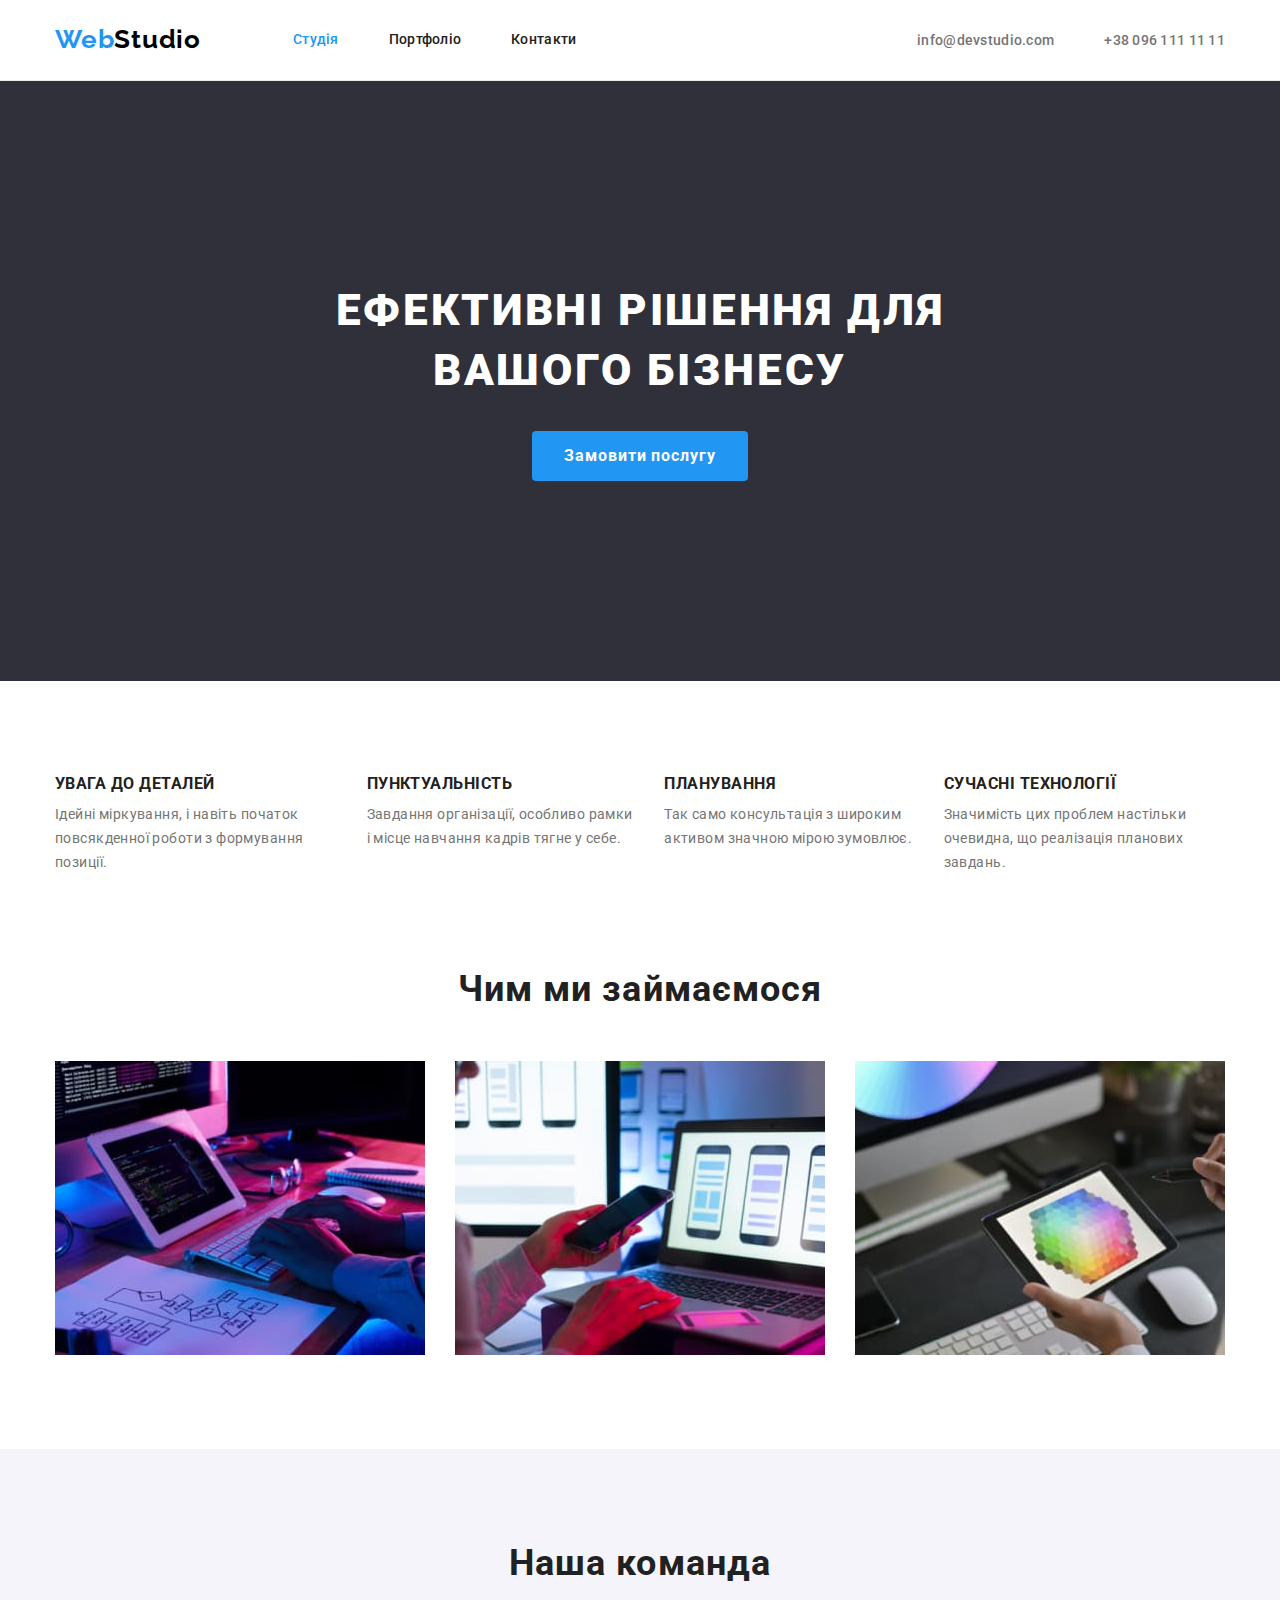
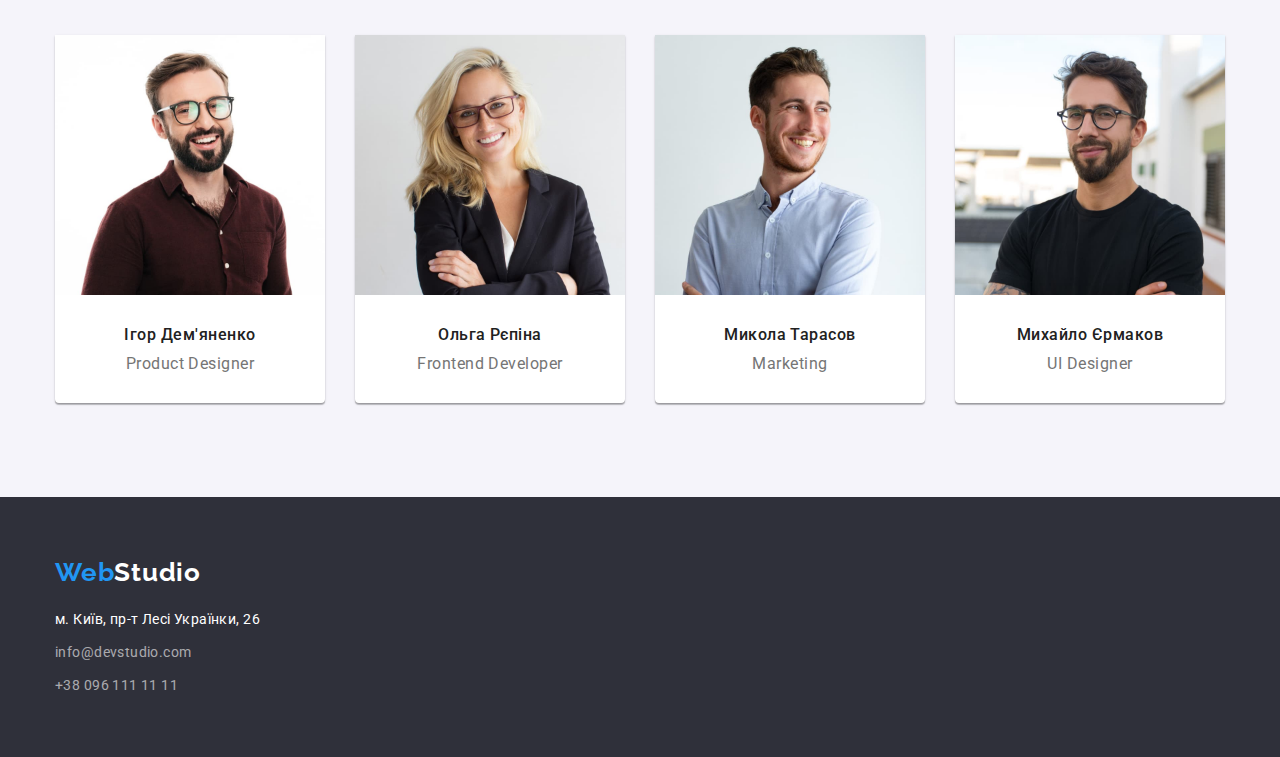
<file: index.html>
<!DOCTYPE html>
<html lang="uk">
  <head>
    <meta charset="UTF-8" />
    <meta http-equiv="X-UA-Compatible" content="IE=edge" />
    <meta name="viewport" content="width=device-width, initial-scale=1.0" />
    <title>Студія</title>
    <link
      href="https://fonts.googleapis.com/css2?family=Raleway:wght@700&family=Roboto:wght@400;500;700;900&display=swap"
      rel="stylesheet"
    />
    <link
      rel="stylesheet"
      href="https://cdnjs.cloudflare.com/ajax/libs/modern-normalize/1.1.0/modern-normalize.min.css"
    />
    <link rel="stylesheet" href="./CSS/styles.css" />
  </head>
  <body>
    <!--Шапка сайта-->

    <header class="header">
      <div class="container header-box">
        <nav class="container-nav">
          <a href="./index.html" class="logo">
            <span class="accent">Web</span>Studio</a
          >

          <ul class="name-pages">
            <li class="item">
              <a href="./index.html" class="text-nav current">Студія</a>
            </li>
            <li class="item">
              <a href="./portfolio.html" class="text-nav">Портфоліо</a>
            </li>
            <li class="item"><a href="" class="text-nav">Контакти</a></li>
          </ul>
        </nav>

        <ul class="data-contacts">
          <li class="item contact">
            <a href="mailto:info@devstudio.com" class="contacts-nav"
              >info@devstudio.com</a
            >
          </li>
          <li class="item contact">
            <a href="tel:+380961111111" class="contacts-nav"
              >+38 096 111 11 11</a
            >
          </li>
        </ul>
      </div>
    </header>

    <main>
      <!--Секція з фоном (Герой)-->

      <section class="hero">
        <div class="hero-section">
          <h1 class="hero-title">Ефективні рішення для вашого бізнесу</h1>

          <button type="button" class="button-hero">Замовити послугу</button>
        </div>
      </section>

      <!--Секція з цінностями-->

      <section>
        <div class="container section">
          <h2 class="visually-hidden">Цінності</h2>
          <ul class="values">
            <li class="values-list">
              <h3 class="title-values">УВАГА ДО ДЕТАЛЕЙ</h3>
              <p class="text-values">
                Ідейні міркування, і навіть початок повсякденної роботи з
                формування позиції.
              </p>
            </li>
            <li class="values-list">
              <h3 class="title-values">ПУНКТУАЛЬНІСТЬ</h3>
              <p class="text-values">
                Завдання організації, особливо рамки і місце навчання кадрів
                тягне у себе.
              </p>
            </li>
            <li class="values-list">
              <h3 class="title-values">ПЛАНУВАННЯ</h3>
              <p class="text-values">
                Так само консультація з широким активом значною мірою зумовлює.
              </p>
            </li>
            <li class="values-list">
              <h3 class="title-values">СУЧАСНІ ТЕХНОЛОГІЇ</h3>
              <p class="text-values">
                Значимість цих проблем настільки очевидна, що реалізація
                планових завдань.
              </p>
            </li>
          </ul>
        </div>
      </section>

      <!--Секція Чим займаємося-->

      <section class="section-work">
        <div class="container section">
          <h2 class="section-title">Чим ми займаємося</h2>
          <ul class="presentation">
            <li class="work-view">
              <img
                class="image"
                src="./imeges/img1.jpg"
                width="370"
                height="294"
                alt="Планшет з портативною клавіатурою"
              />
            </li>
            <li class="work-view">
              <img
                class="image"
                src="./imeges/img2.jpg"
                width="370"
                height="294"
                alt="Робота з лебтопом"
              />
            </li>
            <li class="work-view">
              <img
                class="image"
                src="./imeges/img3.jpg"
                width="370"
                height="294"
                alt="Планшет з зображенням спектру"
              />
            </li>
          </ul>
        </div>
      </section>

      <!--Секція з фахівцями (командою)-->
      <section class="team">
        <div class="container section">
          <h2 class="section-title">Наша команда</h2>
          <ul class="team-cards">
            <li class="data-cards">
              <img
                class="photo"
                src="./imeges/img-ihor.jpg"
                width="270"
                height="260"
                alt="Product Designer"
              />
              <h3 class="title-name">Ігор Дем'яненко</h3>
              <p lang="en" class="text-position">Product Designer</p>
            </li>
            <li class="data-cards">
              <img
                class="photo"
                src="./imeges/img-olha.jpg"
                width="270"
                height="260"
                alt="Frontend Developer"
              />
              <h3 class="title-name">Ольга Рєпіна</h3>
              <p lang="en" class="text-position">Frontend Developer</p>
            </li>
            <li class="data-cards">
              <img
                class="photo"
                src="./imeges/img-mykola.jpg"
                width="270"
                height="260"
                alt="Marketing"
              />
              <h3 class="title-name">Микола Тарасов</h3>
              <p lang="en" class="text-position">Marketing</p>
            </li>
            <li class="data-cards">
              <img
                class="photo"
                src="./imeges/img-myhailo.jpg"
                width="270"
                height="260"
                alt="UI Designer"
              />
              <h3 class="title-name">Михайло Єрмаков</h3>
              <p lang="en" class="text-position">UI Designer</p>
            </li>
          </ul>
        </div>
      </section>
    </main>

    <footer class="footer">
      <div class="container container-footer">
        <a href="./index.html" class="logo-footer">
          <span class="accent">Web</span>Studio</a
        >

        <address class="address">
          <ul class="links">
            <li class="item">
              <a
                href="https://goo.gl/maps/Y4oSbLrccmS1VjcP8"
                target="_blank"
                rel="noreferrer noopener nofollow"
                class="map-point"
                >м. Київ, пр-т Лесі Українки, 26</a
              >
            </li>
            <li class="item">
              <a href="mailto:info@devstudio.com">info@devstudio.com</a>
            </li>
            <li class="item">
              <a href="tel:+380961111111">+38 096 111 11 11</a>
            </li>
          </ul>
        </address>
      </div>
    </footer>
  </body>
</html>
</file>
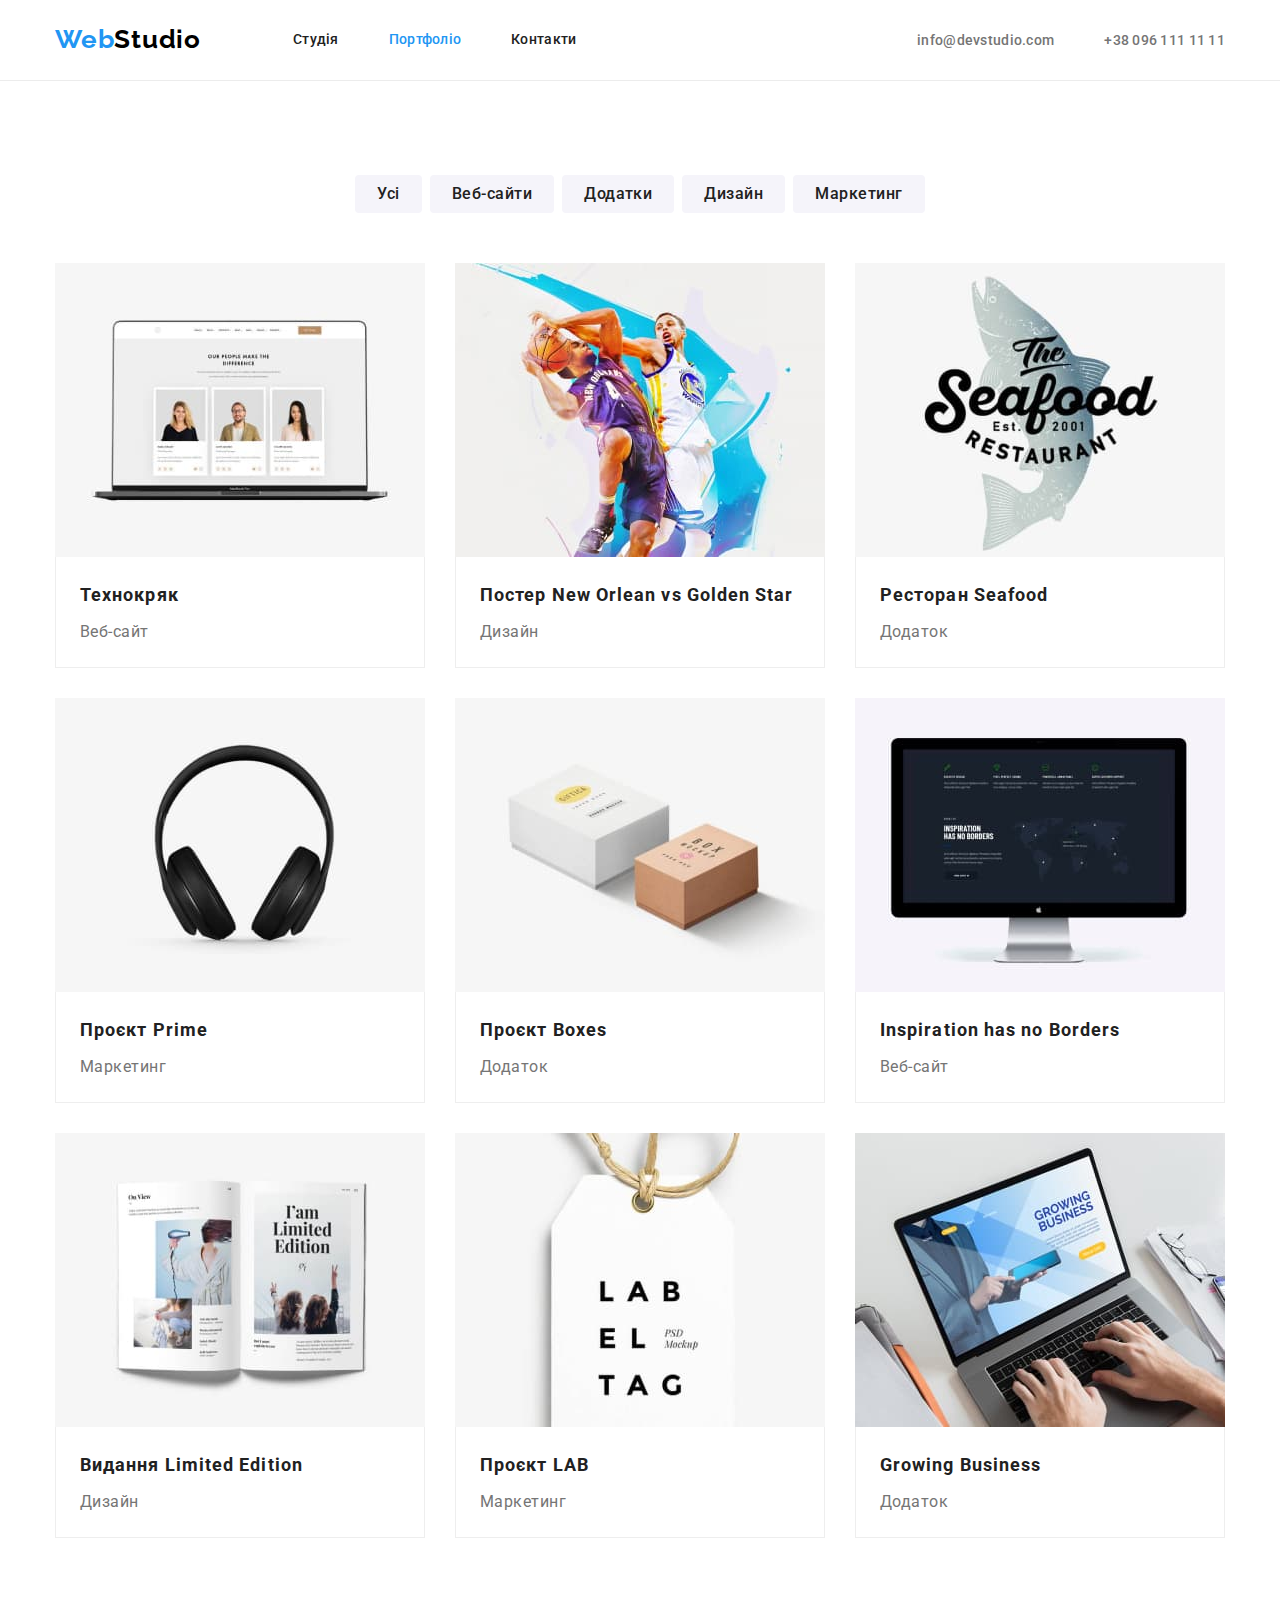
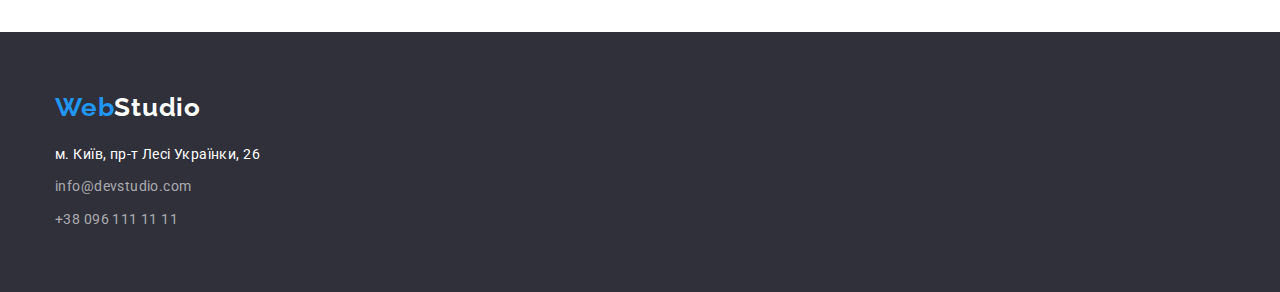
<file: portfolio.html>
<!DOCTYPE html>
<html lang="uk">
  <head>
    <meta charset="UTF-8" />
    <meta http-equiv="X-UA-Compatible" content="IE=edge" />
    <meta name="viewport" content="width=device-width, initial-scale=1.0" />
    <title>Портфоліо</title>
    <link
      href="https://fonts.googleapis.com/css2?family=Raleway:wght@700&family=Roboto:wght@400;500;700;900&display=swap"
      rel="stylesheet"
    />
    <link
      rel="stylesheet"
      href="https://cdnjs.cloudflare.com/ajax/libs/modern-normalize/1.1.0/modern-normalize.min.css"
    />
    <link rel="stylesheet" href="./CSS/styles.css" />
  </head>
  <body>
    <!--Шапка сайта-->
    <header class="header">
      <div class="container header-box">
        <nav class="container-nav">
          <a href="./index.html" class="logo">
            <span class="accent">Web</span>Studio</a
          >

          <ul class="name-pages">
            <li class="item">
              <a href="./index.html" class="text-nav">Студія</a>
            </li>
            <li class="item">
              <a href="./portfolio.html" class="text-nav current">Портфоліо</a>
            </li>
            <li class="item"><a href="" class="text-nav">Контакти</a></li>
          </ul>
        </nav>

        <ul class="data-contacts">
          <li class="item">
            <a href="mailto:info@devstudio.com" class="contacts-nav"
              >info@devstudio.com</a
            >
          </li>
          <li class="item">
            <a href="tel:+380961111111" class="contacts-nav"
              >+38 096 111 11 11</a
            >
          </li>
        </ul>
      </div>
    </header>
    <main>
      <!--Секція з типами послуг (Portfolio)-->
      <section class="section">
        <div class="container">
          <h1 class="visually-hidden">Перелік проектів</h1>

          <ul class="buttons-list">
            <li class="item">
              <button type="button" class="button-port">Усі</button>
            </li>
            <li class="item">
              <button type="button" class="button-port">Веб-сайти</button>
            </li>
            <li class="item">
              <button type="button" class="button-port">Додатки</button>
            </li>
            <li class="item">
              <button type="button" class="button-port">Дизайн</button>
            </li>
            <li class="item">
              <button type="button" class="button-port">Маркетинг</button>
            </li>
          </ul>

          <ul class="card-list">
            <li class="card">
              <img
                class="image-card"
                src="./imeges/img1opn-lt.jpg"
                width="370"
                alt="Лебтоб із зображенням сайту"
              />
              <div class="title-description">
                <h2 class="title-projects">Технокряк</h2>
                <p class="text-desc">Веб-сайт</p>
              </div>
            </li>
            <li class="card">
              <img
                class="image-card"
                src="./imeges/img2bb-players.jpg"
                width="370"
                alt="Боротьба баскетболістів за м'яч"
              />
              <div class="title-description">
                <h2 class="title-projects">Постер New Orlean vs Golden Star</h2>
                <p class="text-desc">Дизайн</p>
              </div>
            </li>
            <li class="card">
              <img
                class="image-card"
                src="./imeges/img3fish-logo.jpg"
                width="370"
                alt="Логотип на фоні риби"
              />
              <div class="title-description">
                <h2 class="title-projects">Ресторан Seafood</h2>
                <p class="text-desc">Додаток</p>
              </div>
            </li>
            <li class="card">
              <img
                class="image-card"
                src="./imeges/img4phones.jpg"
                width="370"
                alt="Наушники-обруч"
              />
              <div class="title-description">
                <h2 class="title-projects">Проєкт Prime</h2>
                <p class="text-desc">Маркетинг</p>
              </div>
            </li>
            <li class="card">
              <img
                class="image-card"
                src="./imeges/img5boxes.jpg"
                width="370"
                alt="Дві комплектувальні коробки"
              />
              <div class="title-description">
                <h2 class="title-projects">Проєкт Boxes</h2>
                <p class="text-desc">Додаток</p>
              </div>
            </li>
            <li class="card">
              <img
                class="image-card"
                src="./imeges/img6app-monitor.jpg"
                width="370"
                alt="Монітор Apple із зображенням сайту"
              />
              <div class="title-description">
                <h2 lang="en" class="title-projects">
                  Inspiration has no Borders
                </h2>
                <p class="text-desc">Веб-сайт</p>
              </div>
            </li>
            <li class="card">
              <img
                class="image-card"
                src="./imeges/img7opn-book.jpg"
                width="370"
                alt="Розгорнута книга"
              />
              <div class="title-description">
                <h2 class="title-projects">Видання Limited Edition</h2>
                <p class="text-desc">Дизайн</p>
              </div>
            </li>
            <li class="card">
              <img
                class="image-card"
                src="./imeges/img8tag.jpg"
                width="370"
                alt="Маркована бірка"
              />
              <div class="title-description">
                <h2 class="title-projects">Проєкт LAB</h2>
                <p class="text-desc">Маркетинг</p>
              </div>
            </li>
            <li class="card">
              <img
                class="image-card"
                src="./imeges/img9lt-work.jpg"
                width="370"
                alt="Використання лебтоп"
              />
              <div class="title-description">
                <h2 lang="en" class="title-projects">Growing Business</h2>
                <p class="text-desc">Додаток</p>
              </div>
            </li>
          </ul>
        </div>
      </section>
    </main>

    <footer class="footer">
      <div class="container container-footer">
        <a href="./index.html" class="logo-footer">
          <span class="accent">Web</span>Studio</a
        >

        <address class="address">
          <ul class="links">
            <li class="item">
              <a
                href="https://goo.gl/maps/Y4oSbLrccmS1VjcP8"
                target="_blank"
                rel="noreferrer noopener nofollow"
                class="map-point"
                >м. Київ, пр-т Лесі Українки, 26</a
              >
            </li>
            <li class="item">
              <a href="mailto:info@devstudio.com">info@devstudio.com</a>
            </li>
            <li class="item">
              <a href="tel:+380961111111">+38 096 111 11 11</a>
            </li>
          </ul>
        </address>
      </div>
    </footer>
  </body>
</html>
</file>
<file: CSS/styles.css>
:root {
  --paragraph-color: #757575;
  --set-card-gap: 30px;
}

html {
  box-sizing: border-box;
}

*,
*::before,
*::after {
  box-sizing: inherit;
}

body {
  font-family: "Roboto", sans-serif;
  color: #212121;
  font-size: 14px;
}

li {
  list-style-type: none;
  margin: 0;
  padding: 0;
}

a {
  text-decoration: none;
}

.visually-hidden {
  position: absolute;
  width: 1px;
  height: 1px;
  margin: -1px;
  border: 0;
  padding: 0;

  white-space: nowrap;
  clip-path: inset(100%);
  clip: rect(0 0 0 0);
  overflow: hidden;
}

h1,
h2,
h3,
h4,
h5,
h6,
ul,
p {
  margin: 0;
}

ul {
  padding: 0;
}

img {
  display: block;
  max-width: 100%;
}

.container {
  width: 1200px;
  padding-left: 15px;
  padding-right: 15px;
  margin-left: auto;
  margin-right: auto;
}

.section {
  padding-top: 94px;
  padding-bottom: 94px;
}

/*Header*/

.header {
  border-bottom: 1px solid #ececec;
}

.logo {
  display: inline-block;
  width: 145px;
  padding-top: 24px;
  padding-bottom: 25px;
  font-family: "Raleway", sans-serif;
  font-weight: 700;
  font-size: 26px;
  line-height: 1.19;
  letter-spacing: 0.03em;

  color: #000000;
}

.accent {
  color: #2196f3;
}

.container-nav {
  display: flex;
}

.header-box {
  display: flex;
  align-items: center;
}

.name-pages {
  display: flex;
  margin-left: 93px;
}

.name-pages .text-nav {
  display: block;
  padding-top: 32px;
  padding-bottom: 32px;
}

.name-pages .item:not(:last-child) {
  margin-right: 50px;
}

.text-nav {
  font-weight: 500;
  line-height: 1.14;
  letter-spacing: 0.02em;

  color: #212121;
}

.text-nav.current {
  color: #2196f3;
}

.text-nav:hover,
.text-nav:focus {
  color: #2196f3;
}

.contacts-nav {
  padding-top: 32px;
  padding-bottom: 32px;
  font-weight: 500;
  line-height: 1.14;
  letter-spacing: 0.02em;

  color: var(--paragraph-color);
}

.contacts-nav:hover,
.contacts-nav:focus {
  color: #2196f3;
}

.data-contacts {
  display: flex;
  margin-left: auto;
}

.data-contacts .item + .item {
  margin-left: 50px;
}


/*Hero*/

.hero-section {
  padding-top: 200px;
  padding-bottom: 200px;
}

.hero {
  text-align: center;
  background-color: #2f303a;
}

.hero-title {
  width: 696px;
  margin-bottom: 30px;
  margin-left: auto;
  margin-right: auto;

  font-weight: 900;
  font-size: 44px;
  line-height: 1.36;
  letter-spacing: 0.06em;
  text-transform: uppercase;

  color: #ffffff;
}

.button-hero {
  display: inline-block;
  padding: 10px 32px;
  min-width: 216px;

  font-family: "Roboto";
  font-style: normal;
  font-weight: 700;
  font-size: 16px;
  line-height: 1.88;
  letter-spacing: 0.06em;
  cursor: pointer;
  border: none;
  border-radius: 4px;

  color: #ffffff;
  background-color: #2196f3;
}

/*Section values*/

.values {
  display: flex;
}

.values-list {
  width: calc((100%-90px) / 4);
}

.values .values-list:not(:last-child) {
  margin-right: var(--set-card-gap);
}

.title-values {
  margin-bottom: 10px;
  font-weight: 700;
  line-height: 1.14;
  letter-spacing: 0.03em;
  text-transform: uppercase;
}

.text-values {
  line-height: 1.71;
  letter-spacing: 0.03em;

  color: var(--paragraph-color);
}

/*What are we doing*/

.section-work .section {
  padding-top: 0;
}

.presentation {
  display: flex;
}

.work-view {
  width: calc((100%-60px) / 3);
}

.presentation .work-view:not(:last-child) {
  margin-right: var(--set-card-gap);
}

.section-title {
  margin-bottom: 50px;
  font-weight: 700;
  font-size: 36px;
  line-height: 1.16;
  text-align: center;
  letter-spacing: 0.03em;
}

/*Our team (Team Cards*/

.team-cards {
  display: flex;
}

.data-cards {
  width: calc((100%-90px) / 4);
  background-color: #ffffff;
  border: none;
  box-shadow: 0px 1px 3px rgba(0, 0, 0, 0.12), 0px 1px 1px rgba(0, 0, 0, 0.14),
    0px 2px 1px rgba(0, 0, 0, 0.2);
  border-radius: 0px 0px 4px 4px;
}

.team-cards .data-cards:not(:last-child) {
  margin-right: var(--set-card-gap);
}

.team {
  background: #f5f4fa;
}

.photo {
  margin-bottom: 30px;
}
.title-name {
  text-align: center;
  margin-bottom: 10px;
  font-weight: 500;
  font-size: 16px;
  line-height: 1.19;
  letter-spacing: 0.03em;
}

.text-position {
  margin-bottom: 30px;
  text-align: center;
  font-size: 16px;
  line-height: 1.19;
  letter-spacing: 0.03em;
  color: var(--paragraph-color);
}

/*Portfolio page*/

.buttons-list {
  display: flex;
  justify-content: center;
  margin-bottom: 50px;
}

.buttons-list .item:not(:last-child) {
  margin-right: 8px;
}

.button-port {
  display: inline-block;
  padding: 6px 22px;

  font-family: "Roboto";
  font-style: normal;
  font-weight: 500;
  font-size: 16px;
  line-height: 1.62;
  letter-spacing: 0.03em;
  cursor: pointer;
  border: none;
  border-radius: 4px;

  text-align: center;

  color: #212121;
  background-color: #f5f4fa;
}

.button-port:hover,
.button-port:focus {
  color: #fff;
  background-color: #2196f3;
}

.card-list {
  display: flex;
  flex-wrap: wrap;
}

.card {
  margin-right: var(--set-card-gap);
  margin-bottom: var(--set-card-gap);
}

.card:nth-child(3n) {
  margin-right: 0;
}

.card:nth-last-child(-n + 3) {
  margin-bottom: 0;
}

.title-description {
  padding: 20px 24px;
  border-right: 1px solid #eeeeee;
  border-bottom: 1px solid #eeeeee;
  border-left: 1px solid #eeeeee;
}

.title-projects {
  margin-bottom: 4px;
  font-weight: 700;
  font-size: 18px;
  line-height: 2;
  letter-spacing: 0.06em;
}

.text-desc {
  font-size: 16px;
  line-height: 1.87;
  letter-spacing: 0.03em;

  color: var(--paragraph-color);
}

/*Footer*/

.footer {
  background-color: #2f303a;
}

.container-footer {
  padding-top: 60px;
  padding-bottom: 60px;
}

.logo-footer {
  margin-bottom: 20px;
  display: block;
  font-family: "Raleway", sans-serif;
  font-weight: 700;
  font-size: 26px;
  line-height: 1.19;
  letter-spacing: 0.03em;

  color: #ffffff;
}

.links .item:not(:last-child) {
  margin-bottom: 9px;
}

.links a {
  display: block;
  font-style: normal;
  line-height: 1.71;
  letter-spacing: 0.03em;
  color: rgba(255, 255, 255, 0.6);
}

.links .map-point {
  color: #ffffff;
}

.links a:hover,
.links a:focus {
  color: #2196f3;
}
</file>
